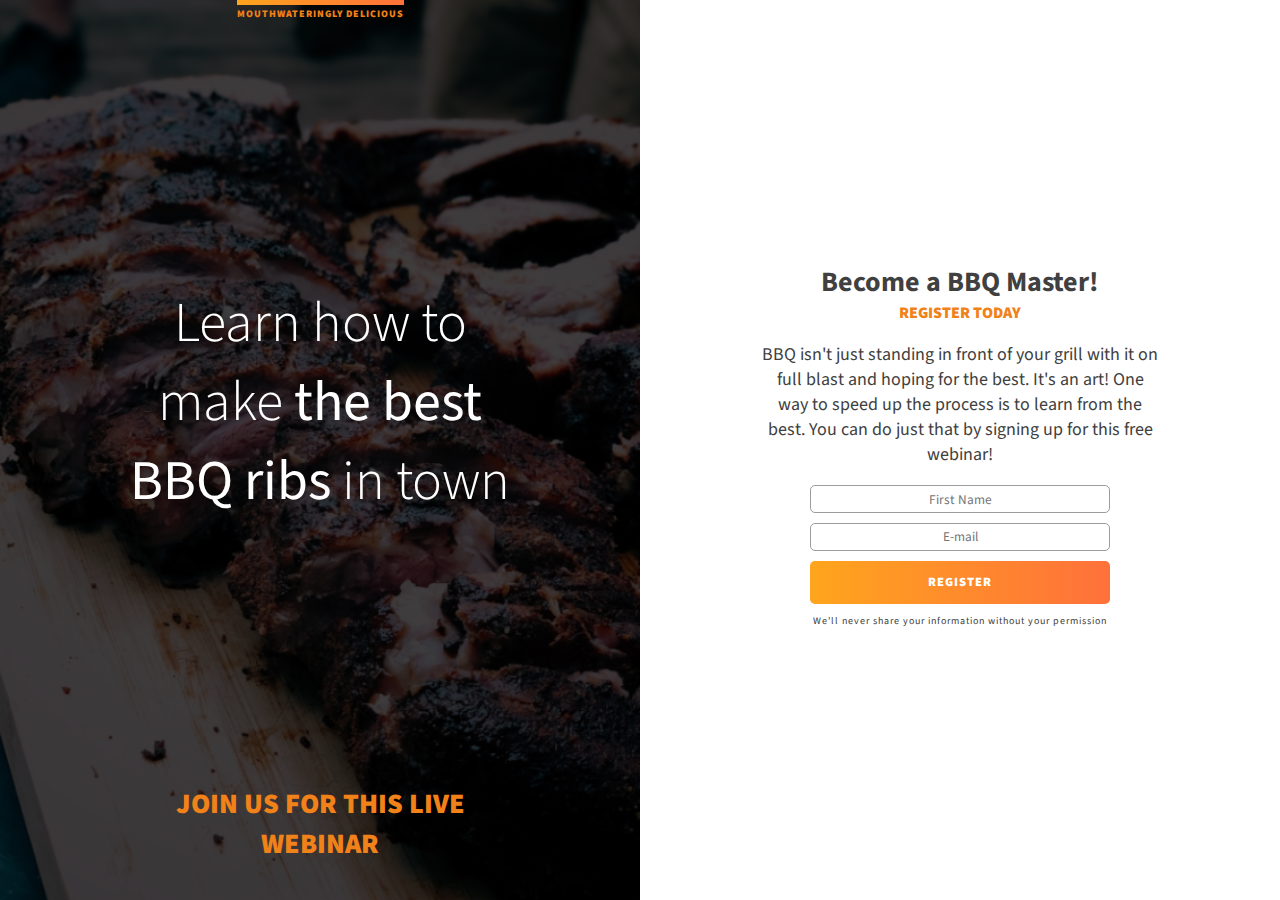
<file: bbq-splash/index.html>
<!DOCTYPE html>
<html lang="en">
  <head>
    <meta charset="UTF-8" />
    <meta name="viewport" content="width=device-width, initial-scale=1.0" />
    <title>Become a BBQ Master!</title>
    <link rel="stylesheet" href="/bbq-splash/style.css" />
    <link
      href="https://fonts.googleapis.com/css?family=Source+Sans+Pro:300,400,900&display=swap"
      rel="stylesheet"
    />
  </head>
  <body>
    <div class="big">
      <div class="container container-big">
        <h1>Learn how to make <strong>the best BBQ ribs</strong> in town</h1>
        <p>Join us for this live webinar</p>
        <p class="top-text">Mouthwateringly delicious</p>
      </div>
    </div>
    <div class="reg">
      <div class="container">
        <h2>Become a BBQ Master!</h2>
        <p>Register Today</p>
        <p>
          BBQ isn't just standing in front of your grill with it on full blast
          and hoping for the best. It's an art! One way to speed up the process
          is to learn from the best. You can do just that by signing up for this
          free webinar!
        </p>
        <form class="reg-form" action="#" method="POST">
          <input type="text" id="text" required placeholder="First Name" />
          <input type="email" id="email" required placeholder="E-mail" />
          <button class="btn btn-primary" type="submit">Register</button>
        </form>
        <p class="final-message">
          We'll never share your information without your permission
        </p>
      </div>
    </div>
  </body>
</html>
</file>
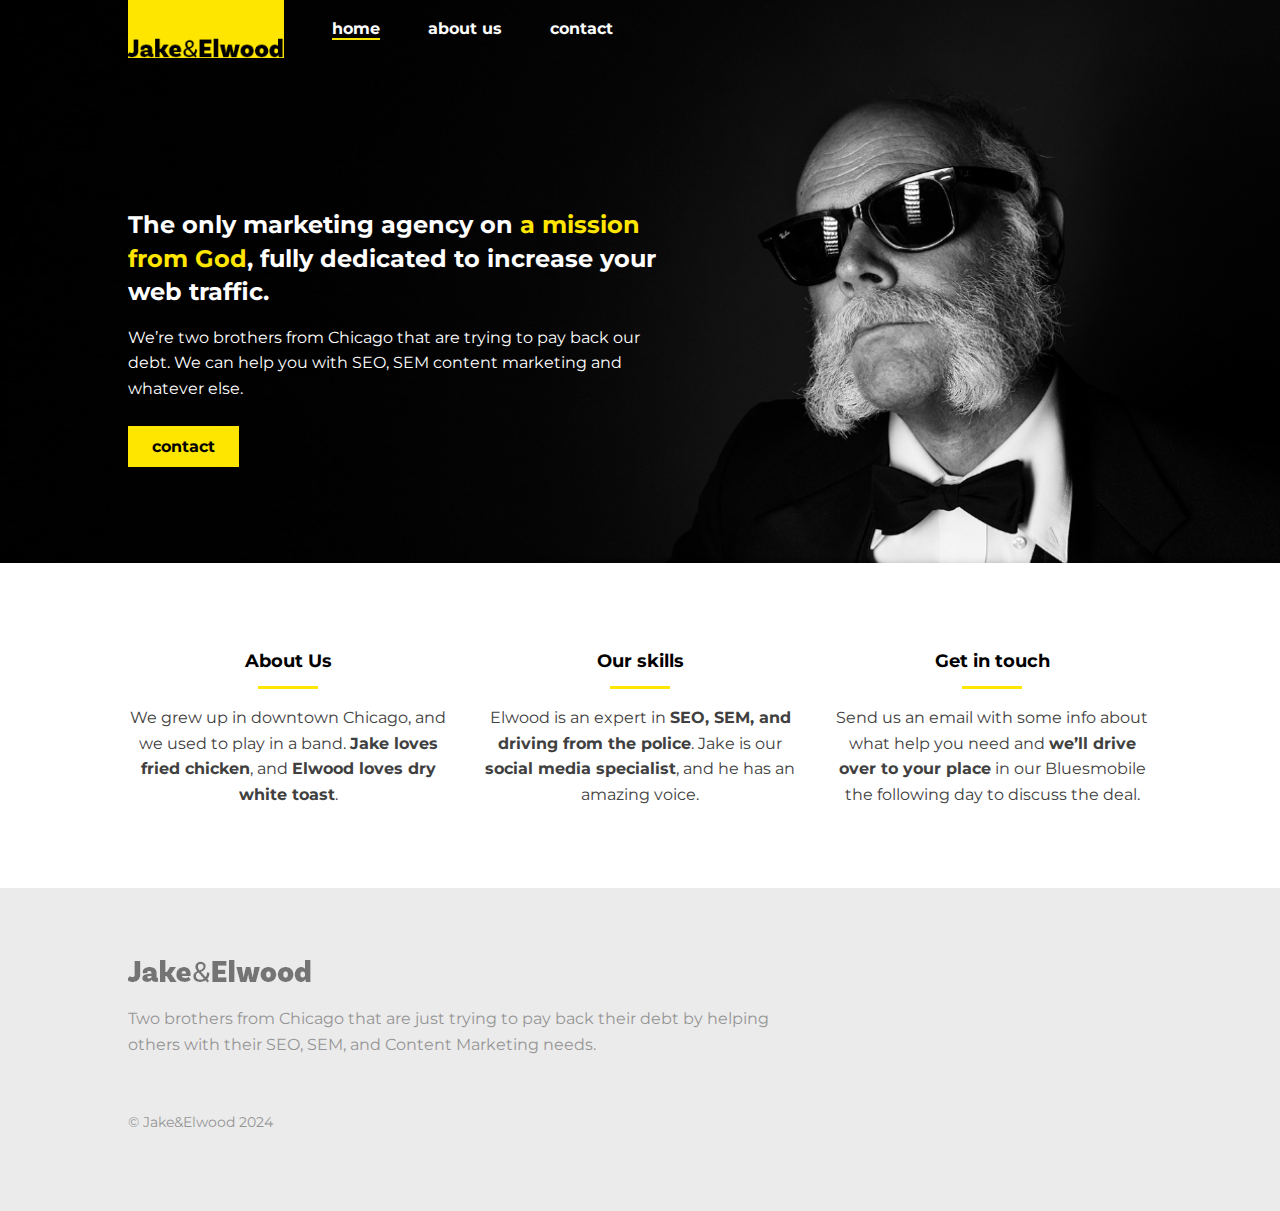
<file: jake-and-elwood/index.html>
<!DOCTYPE html>
<html lang="en">
  <head>
    <meta charset="UTF-8" />
    <meta name="viewport" content="width=device-width, initial-scale=1.0" />
    <title>Jake & Elwood</title>
    <link rel="stylesheet" href="/jake-and-elwood/style.css" />
    <link
      href="https://fonts.googleapis.com/css?family=Montserrat:400,700&display=swap"
      rel="stylesheet"
    />
    <link
      rel="stylesheet"
      href="https://cdnjs.cloudflare.com/ajax/libs/font-awesome/6.6.0/css/all.min.css"
      integrity="sha512-Kc323vGBEqzTmouAECnVceyQqyqdsSiqLQISBL29aUW4U/M7pSPA/gEUZQqv1cwx4OnYxTxve5UMg5GT6L4JJg=="
      crossorigin="anonymous"
      referrerpolicy="no-referrer"
    />
  </head>
  <body>
    <header class="header header-home main-grid">
      <div class="header-content">
        <a href="/jake-and-elwood/index.html" class="logo-link">
          <img
            src="/jake-and-elwood/img/logo.png"
            alt="logo of the site"
            class="logo logo-home"
          />
        </a>

        <button aria-label="open navigation" class="open-btn">&#9776;</button>

        <nav class="navbar">
          <button aria-label="closing navigation" class="close-btn">
            &times;
          </button>
          <ul class="nav-list">
            <li class="nav-item">
              <a href="/jake-and-elwood/index.html" class="nav-link current"
                >home</a
              >
            </li>
            <li class="nav-item">
              <a href="/jake-and-elwood/about.html" class="nav-link"
                >about us</a
              >
            </li>
            <li class="nav-item">
              <a href="/jake-and-elwood/contact.html" class="nav-link"
                >contact</a
              >
            </li>
          </ul>
        </nav>
      </div>
    </header>

    <main>
      <section class="hero main-grid">
        <h1 class="hero-title">
          The only marketing agency on
          <span class="accent-color">a mission from God</span>, fully dedicated
          to increase your web traffic.
        </h1>
        <p class="hero-p">
          We’re two brothers from Chicago that are trying to pay back our debt.
          We can help you with SEO, SEM content marketing and whatever else.
        </p>
        <a href="#" class="btn btn-primary">contact</a>
      </section>

      <section class="info main-grid">
        <div class="col">
          <h2 class="section-title section-title-center">About Us</h2>
          <p>
            We grew up in downtown Chicago, and we used to play in a band.
            <strong>Jake loves fried chicken</strong>, and
            <strong>Elwood loves dry white toast</strong>.
          </p>
        </div>
        <div class="col">
          <h2 class="section-title section-title-center">Our skills</h2>
          <p>
            Elwood is an expert in
            <strong>SEO, SEM, and driving from the police</strong>. Jake is our
            <strong>social media specialist</strong>, and he has an amazing
            voice.
          </p>
        </div>
        <div class="col">
          <h2 class="section-title section-title-center">Get in touch</h2>
          <p>
            Send us an email with some info about what help you need and
            <strong>we’ll drive over to your place</strong> in our Bluesmobile
            the following day to discuss the deal.
          </p>
        </div>
      </section>
    </main>

    <footer class="footer main-grid">
      <div class="footer-main">
        <img
          src="/jake-and-elwood/img/logo.png"
          alt="logo of the footer"
          class="footer-logo"
        />
        <p class="footer-text">
          Two brothers from Chicago that are just trying to pay back their debt
          by helping others with their SEO, SEM, and Content Marketing needs.
        </p>
        <p class="footer-fineprint">© Jake&Elwood 2024</p>
      </div>
      <ul class="footer-list">
        <li class="social-item">
          <a href="#" class="social-link"
            ><i class="fa-brands fa-facebook"></i
          ></a>
        </li>
        <li class="social-item">
          <a href="#" class="social-link"
            ><i class="fa-brands fa-x-twitter"></i
          ></a>
        </li>
        <li class="social-item">
          <a href="#" class="social-link"
            ><i class="fa-brands fa-instagram"></i
          ></a>
        </li>
      </ul>
    </footer>

    <script src="/jake-and-elwood/script.js"></script>
  </body>
</html>
</file>
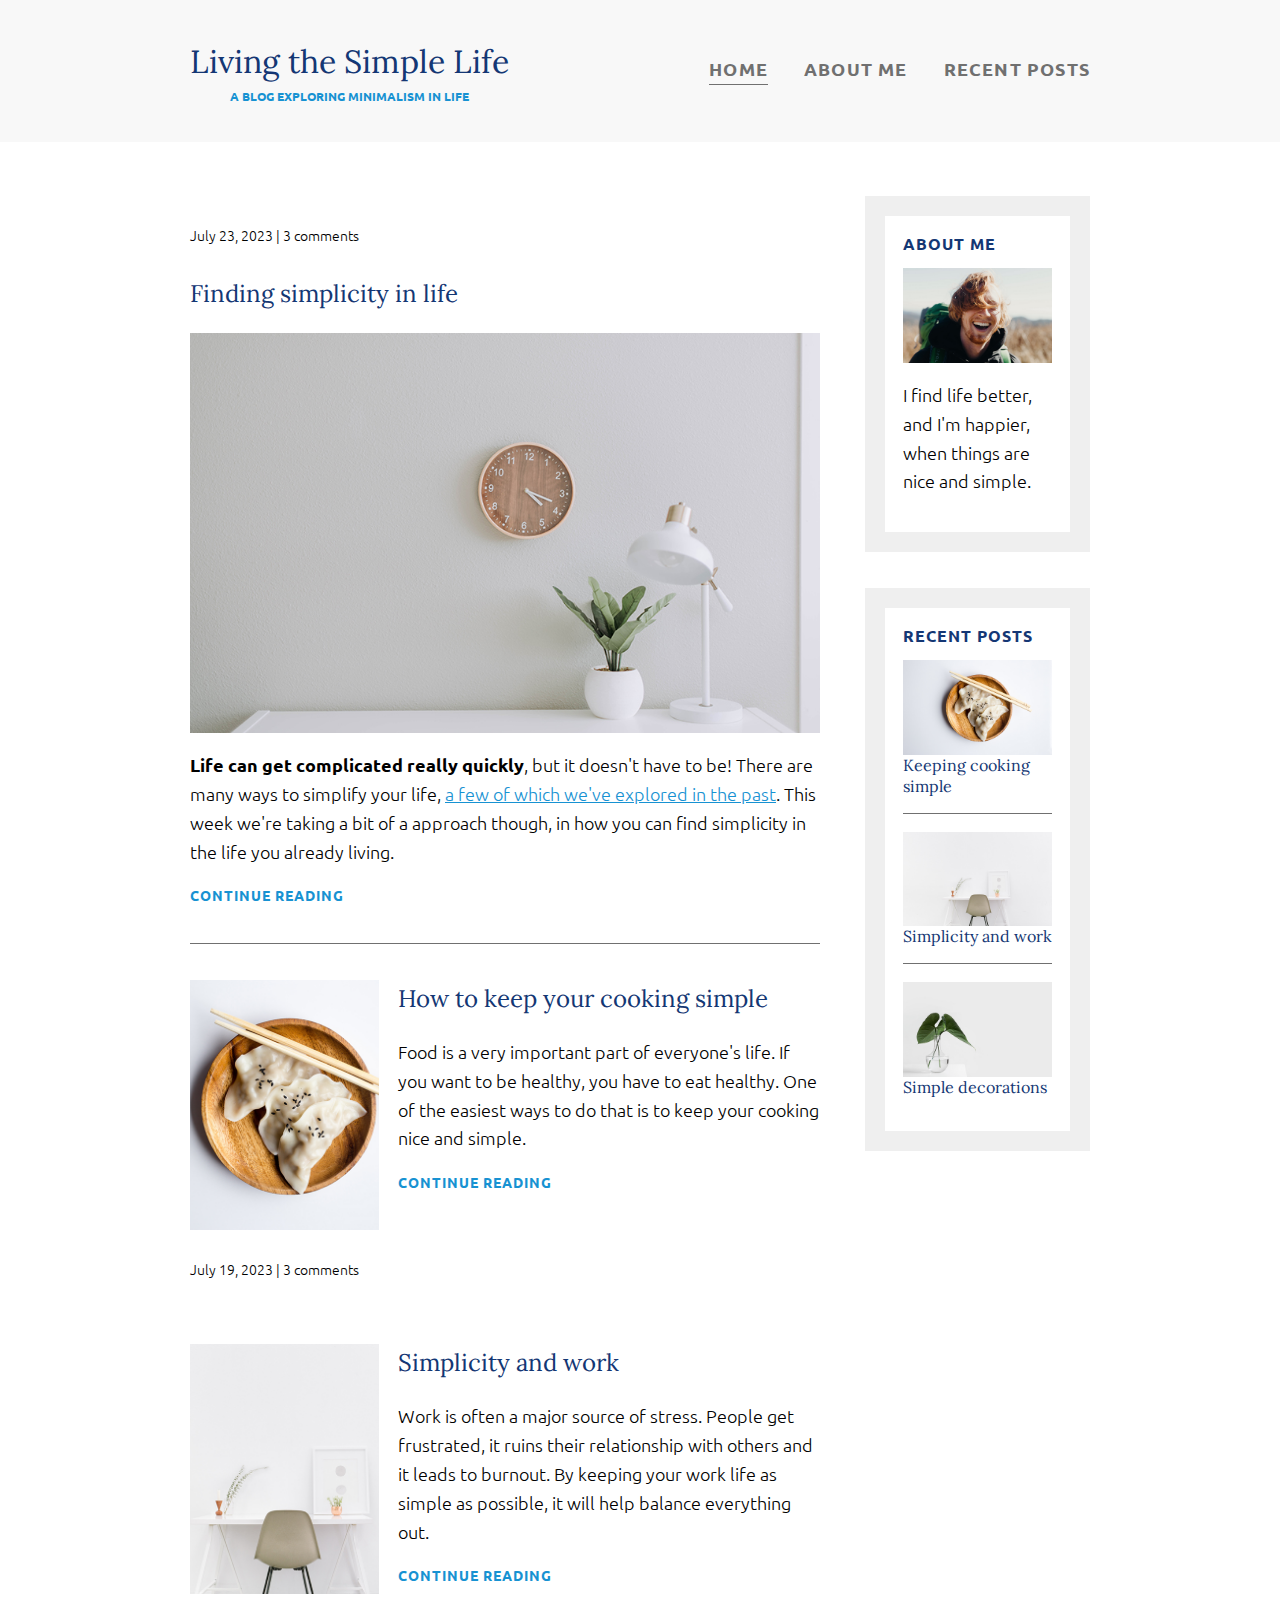
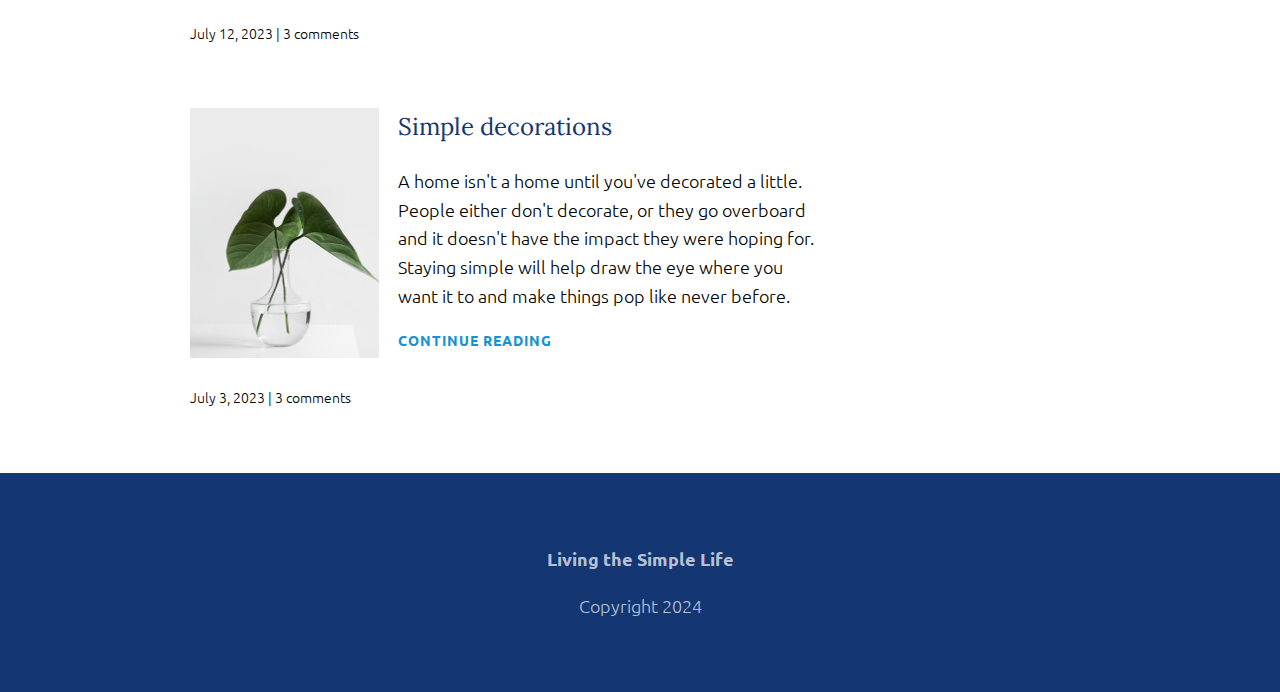
<file: living-the-simple-life/index.html>
<html>
  <head>
    <meta charset="UTF-8" />
    <meta name="viewport" content="width=device-width, initial-scale=1.0" />
    <title>Living the Simple Life</title>
    <link
      href="https://fonts.googleapis.com/css?family=Lora|Ubuntu:300,400,700&display=swap"
      rel="stylesheet"
    />
    <link rel="stylesheet" href="/living-the-simple-life/css/style.css" />
  </head>
  <body>
    <header>
      <div class="container container-flex">
        <div class="site-title">
          <h1>Living the Simple Life</h1>
          <p class="subtitle">A blog exploring minimalism in life</p>
        </div>
        <nav>
          <ul>
            <li>
              <a class="current-page" href="/living-the-simple-life/index.html"
                >Home</a
              >
            </li>
            <li>
              <a href="/living-the-simple-life/about-me.html">About me</a>
            </li>
            <li>
              <a href="/living-the-simple-life/recent-posts.html"
                >Recent posts</a
              >
            </li>
          </ul>
        </nav>
      </div>
    </header>
    <div class="container container-flex">
      <main>
        <article class="article-featured">
          <h2 class="article-title">Finding simplicity in life</h2>
          <img
            src="/living-the-simple-life/img/life.jpg"
            alt=""
            class="article-img"
          />
          <p class="article-info">July 23, 2023 | 3 comments</p>
          <p class="article-text">
            <strong>Life can get complicated really quickly</strong>, but it
            doesn't have to be! There are many ways to simplify your life,
            <a href="#">a few of which we've explored in the past</a>. This week
            we're taking a bit of a approach though, in how you can find
            simplicity in the life you already living.
          </p>
          <a href="#" class="article-read-more">CONTINUE READING</a>
        </article>
        <article class="article-recent">
          <div class="article-recent-main">
            <h2 class="article-title">How to keep your cooking simple</h2>
            <p class="article-text">
              Food is a very important part of everyone's life. If you want to
              be healthy, you have to eat healthy. One of the easiest ways to do
              that is to keep your cooking nice and simple.
            </p>
            <a href="#" class="article-read-more">CONTINUE READING</a>
          </div>
          <div class="article-recent-secondary">
            <img
              src="/living-the-simple-life/img/food.jpg"
              alt=""
              class="article-img"
            />
            <p class="article-info">July 19, 2023 | 3 comments</p>
          </div>
        </article>
        <article class="article-recent">
          <div class="article-recent-main">
            <h2 class="article-title">Simplicity and work</h2>
            <p class="article-text">
              Work is often a major source of stress. People get frustrated, it
              ruins their relationship with others and it leads to burnout. By
              keeping your work life as simple as possible, it will help balance
              everything out.
            </p>
            <a href="#" class="article-read-more">CONTINUE READING</a>
          </div>
          <div class="article-recent-secondary">
            <img
              src="/living-the-simple-life/img/work.jpg"
              alt=""
              class="article-img"
            />
            <p class="article-info">July 12, 2023 | 3 comments</p>
          </div>
        </article>
        <article class="article-recent">
          <div class="article-recent-main">
            <h2 class="article-title">Simple decorations</h2>
            <p class="article-text">
              A home isn't a home until you've decorated a little. People either
              don't decorate, or they go overboard and it doesn't have the
              impact they were hoping for. Staying simple will help draw the eye
              where you want it to and make things pop like never before.
            </p>
            <a href="#" class="article-read-more">CONTINUE READING</a>
          </div>
          <div class="article-recent-secondary">
            <img
              src="/living-the-simple-life/img/deco.jpg"
              alt=""
              class="article-img"
            />
            <p class="article-info">July 3, 2023 | 3 comments</p>
          </div>
        </article>
      </main>

      <aside class="sidebar">
        <div class="sidebar-widget">
          <h2 class="widget-title">About me</h2>
          <img
            src="/living-the-simple-life/img/about-me.jpg"
            alt=""
            class="widget-img"
          />
          <p class="widget-text">
            I find life better, and I'm happier, when things are nice and
            simple.
          </p>
        </div>

        <div class="sidebar-widget">
          <h2 class="widget-title">Recent posts</h2>

          <div class="widget-recent-post">
            <h3 class="widget-recent-post-title">Keeping cooking simple</h3>
            <img
              src="/living-the-simple-life/img/food.jpg"
              alt=""
              class="widget-img"
            />
          </div>

          <div class="widget-recent-post">
            <h3 class="widget-recent-post-title">Simplicity and work</h3>
            <img
              src="/living-the-simple-life/img/work.jpg"
              alt=""
              class="widget-img"
            />
          </div>

          <div class="widget-recent-post">
            <h3 class="widget-recent-post-title">Simple decorations</h3>
            <img
              src="/living-the-simple-life/img/deco.jpg"
              alt=""
              class="widget-img"
            />
          </div>
        </div>
      </aside>
    </div>
    <footer>
      <p><strong>Living the Simple Life</strong></p>
      <p>Copyright 2024</p>
    </footer>
  </body>
</html>
</file>
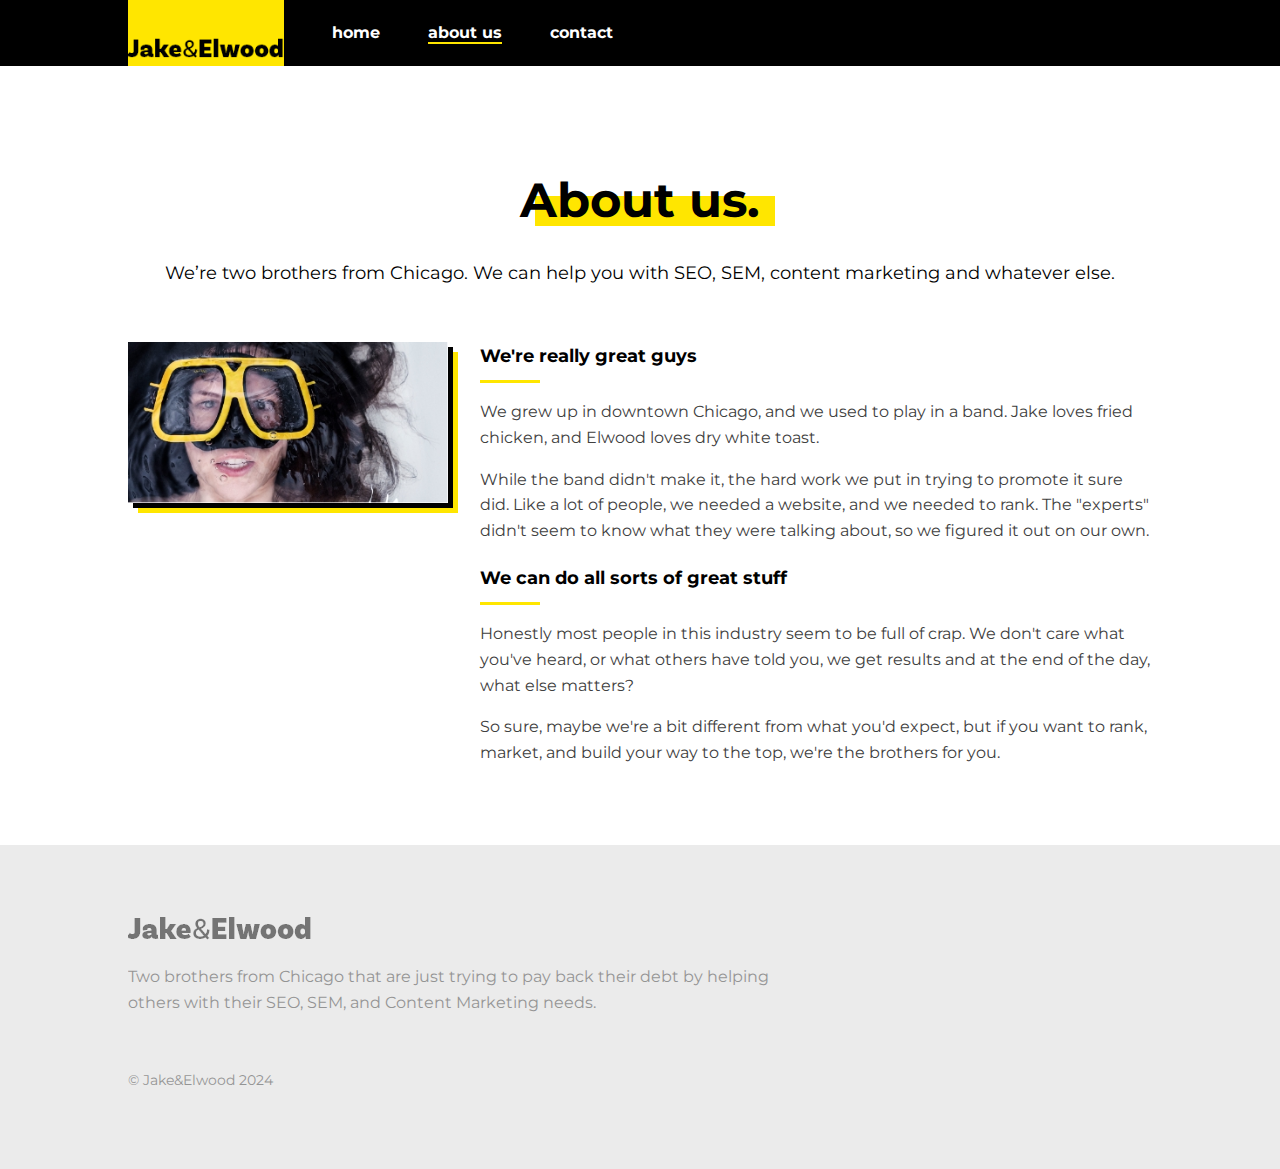
<file: jake-and-elwood/about.html>
<!DOCTYPE html>
<html lang="en">
  <head>
    <meta charset="UTF-8" />
    <meta name="viewport" content="width=device-width, initial-scale=1.0" />
    <title>Jake & Elwood</title>
    <link rel="stylesheet" href="/jake-and-elwood/style.css" />
    <link
      href="https://fonts.googleapis.com/css?family=Montserrat:400,700&display=swap"
      rel="stylesheet"
    />
    <link
      rel="stylesheet"
      href="https://cdnjs.cloudflare.com/ajax/libs/font-awesome/6.6.0/css/all.min.css"
      integrity="sha512-Kc323vGBEqzTmouAECnVceyQqyqdsSiqLQISBL29aUW4U/M7pSPA/gEUZQqv1cwx4OnYxTxve5UMg5GT6L4JJg=="
      crossorigin="anonymous"
      referrerpolicy="no-referrer"
    />
  </head>
  <body>
    <header class="header main-grid">
      <div class="header-content">
        <a href="/jake-and-elwood/index.html" class="logo-link">
          <img
            src="/jake-and-elwood/img/logo.png"
            alt="logo of the site"
            class="logo"
          />
        </a>

        <button aria-label="open navigation" class="open-btn">&#9776;</button>

        <nav class="navbar">
          <button aria-label="closing navigation" class="close-btn">
            &times;
          </button>
          <ul class="nav-list">
            <li class="nav-item">
              <a href="/jake-and-elwood/index.html" class="nav-link">home</a>
            </li>
            <li class="nav-item">
              <a href="/jake-and-elwood/about.html" class="nav-link current"
                >about us</a
              >
            </li>
            <li class="nav-item">
              <a href="/jake-and-elwood/contact.html" class="nav-link"
                >contact</a
              >
            </li>
          </ul>
        </nav>
      </div>
    </header>

    <main class="main-template main-grid">
      <h1 class="page-title">About us.</h1>
      <p class="subtitle">
        We’re two brothers from Chicago. We can help you with SEO, SEM, content
        marketing and whatever else.
      </p>
      <img
        src="/jake-and-elwood/img/about-me.jpg"
        alt="a man wearing goggles"
        class="main-image"
      />
      <div class="main-text">
        <h2 class="section-title">We're really great guys</h2>
        <p>
          We grew up in downtown Chicago, and we used to play in a band. Jake
          loves fried chicken, and Elwood loves dry white toast.
        </p>
        <p>
          While the band didn't make it, the hard work we put in trying to
          promote it sure did. Like a lot of people, we needed a website, and we
          needed to rank. The "experts" didn't seem to know what they were
          talking about, so we figured it out on our own.
        </p>
        <h2 class="section-title">We can do all sorts of great stuff</h2>
        <p>
          Honestly most people in this industry seem to be full of crap. We
          don't care what you've heard, or what others have told you, we get
          results and at the end of the day, what else matters?
        </p>
        <p>
          So sure, maybe we're a bit different from what you'd expect, but if
          you want to rank, market, and build your way to the top, we're the
          brothers for you.
        </p>
      </div>
    </main>

    <footer class="footer main-grid">
      <div class="footer-main">
        <img
          src="/jake-and-elwood/img/logo.png"
          alt="logo of the footer"
          class="footer-logo"
        />
        <p class="footer-text">
          Two brothers from Chicago that are just trying to pay back their debt
          by helping others with their SEO, SEM, and Content Marketing needs.
        </p>
        <p class="footer-fineprint">© Jake&Elwood 2024</p>
      </div>
      <ul class="footer-list">
        <li class="social-item">
          <a href="#" class="social-link"
            ><i class="fa-brands fa-facebook"></i
          ></a>
        </li>
        <li class="social-item">
          <a href="#" class="social-link"
            ><i class="fa-brands fa-x-twitter"></i
          ></a>
        </li>
        <li class="social-item">
          <a href="#" class="social-link"
            ><i class="fa-brands fa-instagram"></i
          ></a>
        </li>
      </ul>
    </footer>

    <script src="/jake-and-elwood/script.js"></script>
  </body>
</html>
</file>
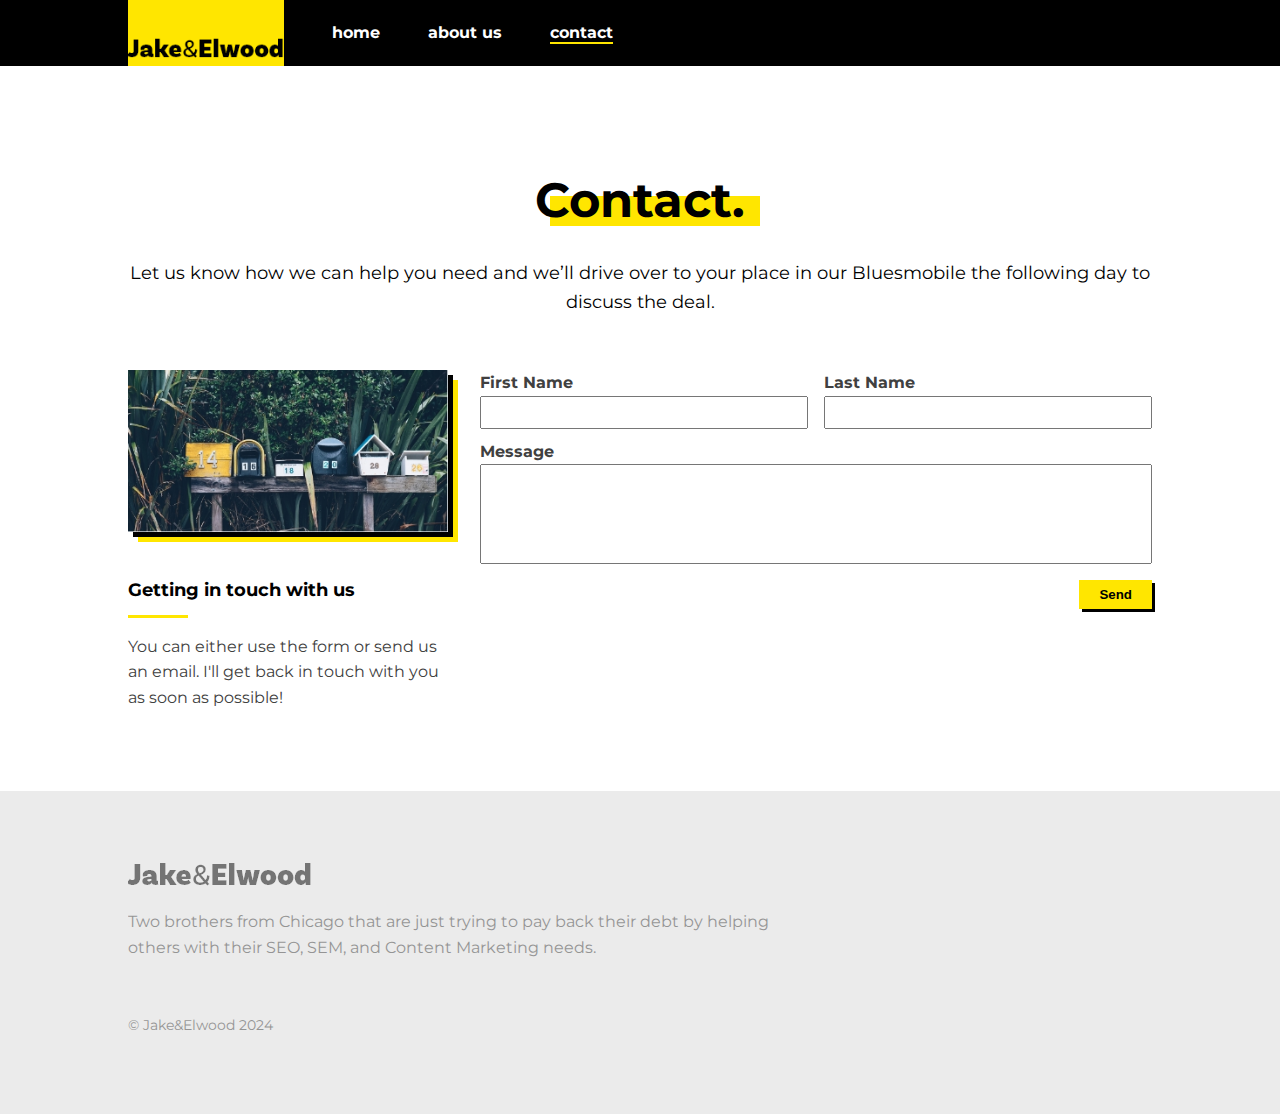
<file: jake-and-elwood/contact.html>
<!DOCTYPE html>
<html lang="en">
  <head>
    <meta charset="UTF-8" />
    <meta name="viewport" content="width=device-width, initial-scale=1.0" />
    <title>Jake & Elwood</title>
    <link rel="stylesheet" href="/jake-and-elwood/style.css" />
    <link
      href="https://fonts.googleapis.com/css?family=Montserrat:400,700&display=swap"
      rel="stylesheet"
    />
    <link
      rel="stylesheet"
      href="https://cdnjs.cloudflare.com/ajax/libs/font-awesome/6.6.0/css/all.min.css"
      integrity="sha512-Kc323vGBEqzTmouAECnVceyQqyqdsSiqLQISBL29aUW4U/M7pSPA/gEUZQqv1cwx4OnYxTxve5UMg5GT6L4JJg=="
      crossorigin="anonymous"
      referrerpolicy="no-referrer"
    />
  </head>
  <body>
    <header class="header main-grid">
      <div class="header-content">
        <a href="/jake-and-elwood/index.html" class="logo-link">
          <img
            src="/jake-and-elwood/img/logo.png"
            alt="logo of the site"
            class="logo"
          />
        </a>

        <button aria-label="open navigation" class="open-btn">&#9776;</button>

        <nav class="navbar">
          <button aria-label="closing navigation" class="close-btn">
            &times;
          </button>
          <ul class="nav-list">
            <li class="nav-item">
              <a href="/jake-and-elwood/index.html" class="nav-link">home</a>
            </li>
            <li class="nav-item">
              <a href="/jake-and-elwood/about.html" class="nav-link"
                >about us</a
              >
            </li>
            <li class="nav-item">
              <a href="/jake-and-elwood/contact.html" class="nav-link current"
                >contact</a
              >
            </li>
          </ul>
        </nav>
      </div>
    </header>

    <main class="main-template main-grid">
      <h1 class="page-title">Contact.</h1>
      <p class="subtitle">
        Let us know how we can help you need and we’ll drive over to your place
        in our Bluesmobile the following day to discuss the deal.
      </p>
      <img
        src="/jake-and-elwood/img/contact.jpg"
        alt="a bunch of mailboxes"
        class="main-image"
      />
      <div class="secondary-text">
        <h2 class="section-title">Getting in touch with us</h2>
        <p>
          You can either use the form or send us an email. I'll get back in
          touch with you as soon as possible!
        </p>
      </div>
      <div class="main-text">
        <form class="contact-form" action="#" method="POST">
          <label class="fname-label" for="fname">First Name</label>
          <input class="fname-input" id="fname" type="text" />

          <label class="lname-label" for="lname">Last Name</label>
          <input class="lname-input" id="lname" type="text" />

          <label class="message-label" for="message">Message</label>
          <textarea class="message-textarea" id="message"></textarea>

          <button class="btn btn-primary btn-form" type="submit">Send</button>
        </form>
      </div>
    </main>

    <footer class="footer main-grid">
      <div class="footer-main">
        <img
          src="/jake-and-elwood/img/logo.png"
          alt="logo of the footer"
          class="footer-logo"
        />
        <p class="footer-text">
          Two brothers from Chicago that are just trying to pay back their debt
          by helping others with their SEO, SEM, and Content Marketing needs.
        </p>
        <p class="footer-fineprint">© Jake&Elwood 2024</p>
      </div>
      <ul class="footer-list">
        <li class="social-item">
          <a href="#" class="social-link"
            ><i class="fa-brands fa-facebook"></i
          ></a>
        </li>
        <li class="social-item">
          <a href="#" class="social-link"
            ><i class="fa-brands fa-x-twitter"></i
          ></a>
        </li>
        <li class="social-item">
          <a href="#" class="social-link"
            ><i class="fa-brands fa-instagram"></i
          ></a>
        </li>
      </ul>
    </footer>

    <script src="/jake-and-elwood/script.js"></script>
  </body>
</html>
</file>
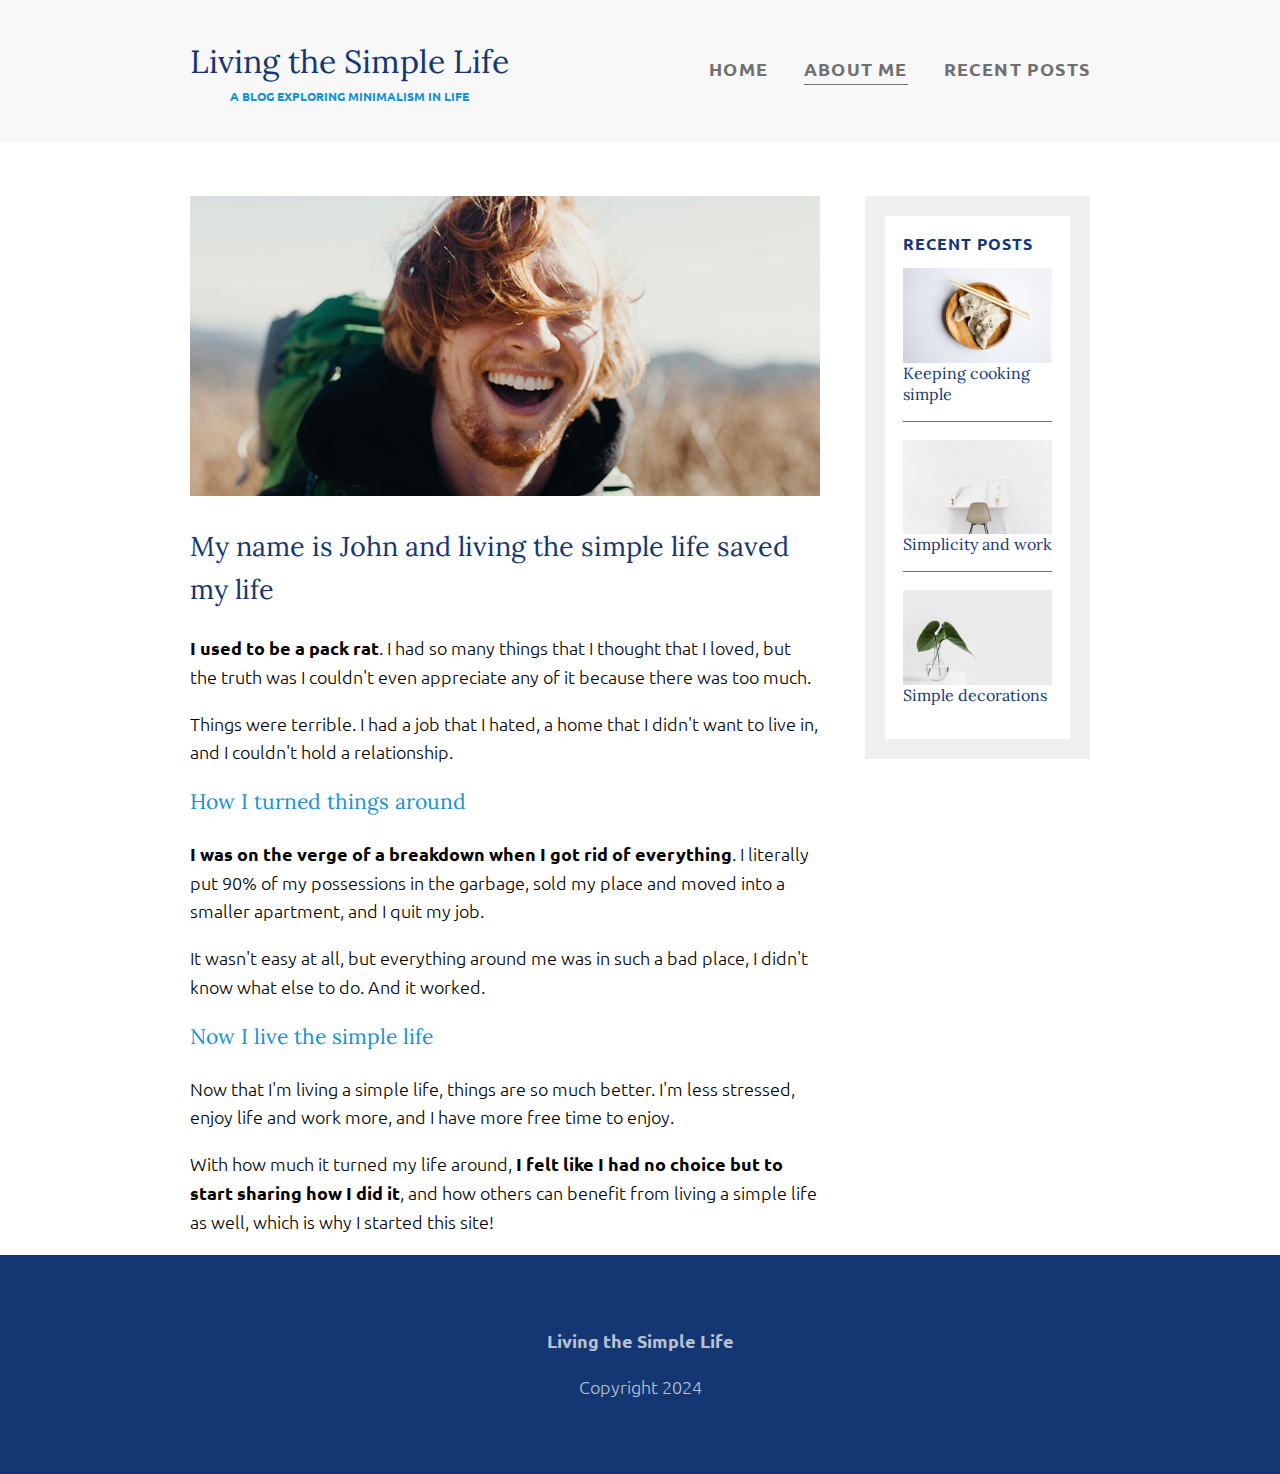
<file: living-the-simple-life/about-me.html>
<html>
  <head>
    <meta charset="UTF-8" />
    <meta name="viewport" content="width=device-width, initial-scale=1.0" />
    <title>Living the Simple Life</title>
    <link
      href="https://fonts.googleapis.com/css?family=Lora|Ubuntu:300,400,700&display=swap"
      rel="stylesheet"
    />
    <link rel="stylesheet" href="/living-the-simple-life/css/style.css" />
  </head>
  <body>
    <header>
      <div class="container container-flex">
        <div class="site-title">
          <h1>Living the Simple Life</h1>
          <p class="subtitle">A blog exploring minimalism in life</p>
        </div>
        <nav>
          <ul>
            <li><a href="/living-the-simple-life/index.html">Home</a></li>
            <li>
              <a
                class="current-page"
                href="/living-the-simple-life/about-me.html"
                >About me</a
              >
            </li>
            <li>
              <a href="/living-the-simple-life/recent-posts.html"
                >Recent posts</a
              >
            </li>
          </ul>
        </nav>
      </div>
    </header>
    <div class="container container-flex">
      <main>
        <img
          src="/living-the-simple-life/img/about-me.jpg"
          class="image-full"
        />
        <h2>My name is John and living the simple life saved my life</h2>

        <p>
          <strong>I used to be a pack rat</strong>. I had so many things that I
          thought that I loved, but the truth was I couldn't even appreciate any
          of it because there was too much.
        </p>
        <p>
          Things were terrible. I had a job that I hated, a home that I didn't
          want to live in, and I couldn't hold a relationship.
        </p>

        <h3>How I turned things around</h3>
        <p>
          <strong
            >I was on the verge of a breakdown when I got rid of
            everything</strong
          >. I literally put 90% of my possessions in the garbage, sold my place
          and moved into a smaller apartment, and I quit my job.
        </p>
        <p>
          It wasn't easy at all, but everything around me was in such a bad
          place, I didn't know what else to do. And it worked.
        </p>

        <h3>Now I live the simple life</h3>
        <p>
          Now that I'm living a simple life, things are so much better. I'm less
          stressed, enjoy life and work more, and I have more free time to
          enjoy.
        </p>
        <p>
          With how much it turned my life around,
          <strong
            >I felt like I had no choice but to start sharing how I did
            it</strong
          >, and how others can benefit from living a simple life as well, which
          is why I started this site!
        </p>
      </main>

      <aside class="sidebar">
        <div class="sidebar-widget">
          <h2 class="widget-title">Recent posts</h2>

          <div class="widget-recent-post">
            <h3 class="widget-recent-post-title">Keeping cooking simple</h3>
            <img
              src="/living-the-simple-life/img/food.jpg"
              alt=""
              class="widget-img"
            />
          </div>

          <div class="widget-recent-post">
            <h3 class="widget-recent-post-title">Simplicity and work</h3>
            <img
              src="/living-the-simple-life/img/work.jpg"
              alt=""
              class="widget-img"
            />
          </div>

          <div class="widget-recent-post">
            <h3 class="widget-recent-post-title">Simple decorations</h3>
            <img
              src="/living-the-simple-life/img/deco.jpg"
              alt=""
              class="widget-img"
            />
          </div>
        </div>
      </aside>
    </div>
    <footer>
      <p><strong>Living the Simple Life</strong></p>
      <p>Copyright 2024</p>
    </footer>
  </body>
</html>
</file>
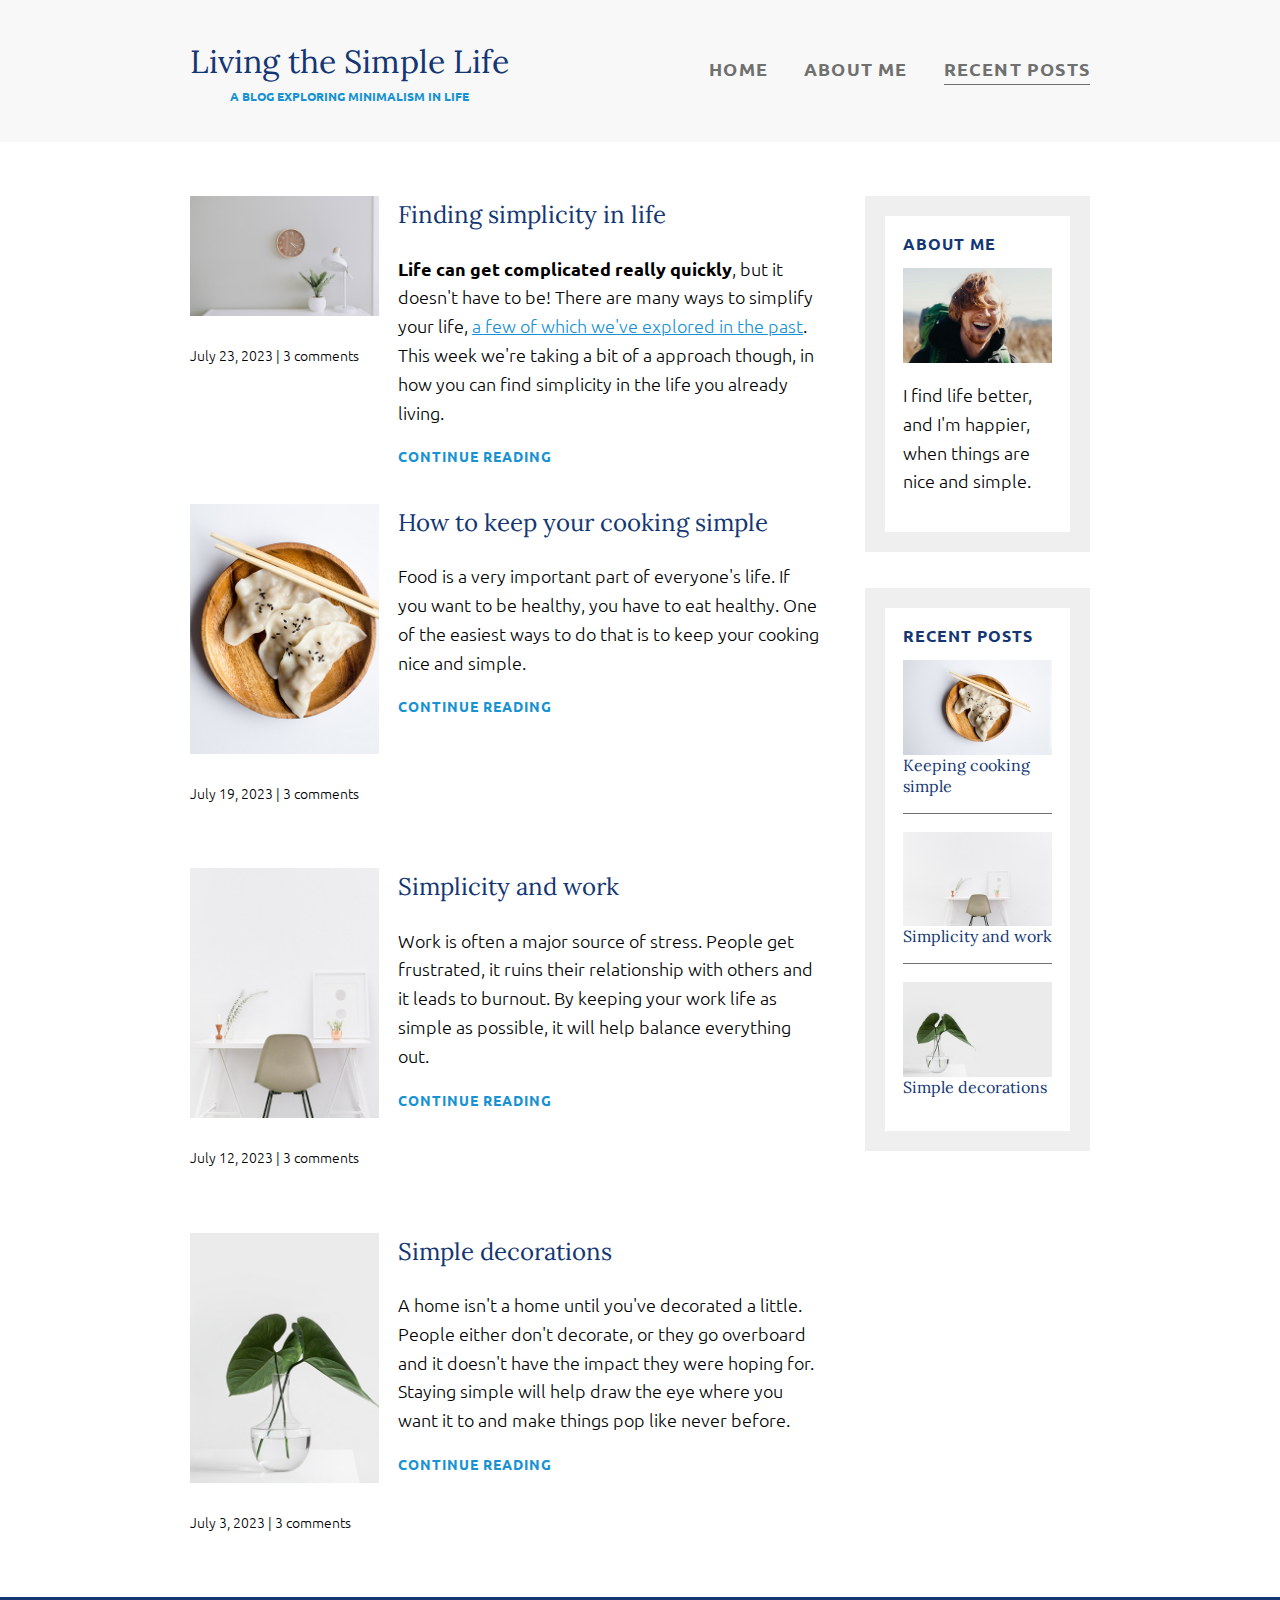
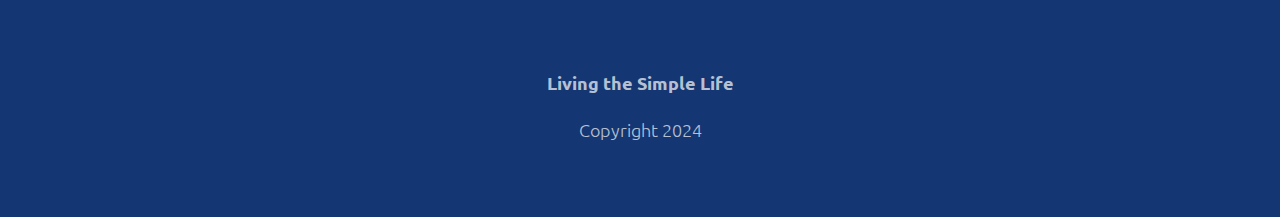
<file: living-the-simple-life/recent-posts.html>
<html>
  <head>
    <meta charset="UTF-8" />
    <meta name="viewport" content="width=device-width, initial-scale=1.0" />
    <title>Living the Simple Life</title>
    <link
      href="https://fonts.googleapis.com/css?family=Lora|Ubuntu:300,400,700&display=swap"
      rel="stylesheet"
    />
    <link rel="stylesheet" href="/living-the-simple-life/css/style.css" />
  </head>
  <body>
    <header>
      <div class="container container-flex">
        <div class="site-title">
          <h1>Living the Simple Life</h1>
          <p class="subtitle">A blog exploring minimalism in life</p>
        </div>
        <nav>
          <ul>
            <li><a href="/living-the-simple-life/index.html">Home</a></li>
            <li>
              <a href="/living-the-simple-life/about-me.html">About me</a>
            </li>
            <li>
              <a
                class="current-page"
                href="/living-the-simple-life/recent-posts.html"
                >Recent posts</a
              >
            </li>
          </ul>
        </nav>
      </div>
    </header>
    <div class="container container-flex">
      <main>
        <article class="article-recent">
          <div class="article-recent-main">
            <h2 class="article-title">Finding simplicity in life</h2>
            <p class="article-body">
              <strong>Life can get complicated really quickly</strong>, but it
              doesn't have to be! There are many ways to simplify your life,
              <a href="#">a few of which we've explored in the past</a>. This
              week we're taking a bit of a approach though, in how you can find
              simplicity in the life you already living.
            </p>
            <a href="#" class="article-read-more">CONTINUE READING</a>
          </div>
          <div class="article-recent-secondary">
            <img
              src="/living-the-simple-life/img/life.jpg"
              alt="simple white desk on a white wall with a plant on the far right side"
              class="article-image"
            />
            <p class="article-info">July 23, 2023 | 3 comments</p>
          </div>
        </article>

        <article class="article-recent">
          <div class="article-recent-main">
            <h2 class="article-title">How to keep your cooking simple</h2>
            <p class="article-text">
              Food is a very important part of everyone's life. If you want to
              be healthy, you have to eat healthy. One of the easiest ways to do
              that is to keep your cooking nice and simple.
            </p>
            <a href="#" class="article-read-more">CONTINUE READING</a>
          </div>
          <div class="article-recent-secondary">
            <img
              src="/living-the-simple-life/img/food.jpg"
              alt=""
              class="article-img"
            />
            <p class="article-info">July 19, 2023 | 3 comments</p>
          </div>
        </article>
        <article class="article-recent">
          <div class="article-recent-main">
            <h2 class="article-title">Simplicity and work</h2>
            <p class="article-text">
              Work is often a major source of stress. People get frustrated, it
              ruins their relationship with others and it leads to burnout. By
              keeping your work life as simple as possible, it will help balance
              everything out.
            </p>
            <a href="#" class="article-read-more">CONTINUE READING</a>
          </div>
          <div class="article-recent-secondary">
            <img
              src="/living-the-simple-life/img/work.jpg"
              alt=""
              class="article-img"
            />
            <p class="article-info">July 12, 2023 | 3 comments</p>
          </div>
        </article>
        <article class="article-recent">
          <div class="article-recent-main">
            <h2 class="article-title">Simple decorations</h2>
            <p class="article-text">
              A home isn't a home until you've decorated a little. People either
              don't decorate, or they go overboard and it doesn't have the
              impact they were hoping for. Staying simple will help draw the eye
              where you want it to and make things pop like never before.
            </p>
            <a href="#" class="article-read-more">CONTINUE READING</a>
          </div>
          <div class="article-recent-secondary">
            <img
              src="/living-the-simple-life/img/deco.jpg"
              alt=""
              class="article-img"
            />
            <p class="article-info">July 3, 2023 | 3 comments</p>
          </div>
        </article>
      </main>

      <aside class="sidebar">
        <div class="sidebar-widget">
          <h2 class="widget-title">About me</h2>
          <img
            src="/living-the-simple-life/img/about-me.jpg"
            alt=""
            class="widget-img"
          />
          <p class="widget-text">
            I find life better, and I'm happier, when things are nice and
            simple.
          </p>
        </div>

        <div class="sidebar-widget">
          <h2 class="widget-title">Recent posts</h2>

          <div class="widget-recent-post">
            <h3 class="widget-recent-post-title">Keeping cooking simple</h3>
            <img
              src="/living-the-simple-life/img/food.jpg"
              alt=""
              class="widget-img"
            />
          </div>

          <div class="widget-recent-post">
            <h3 class="widget-recent-post-title">Simplicity and work</h3>
            <img
              src="/living-the-simple-life/img/work.jpg"
              alt=""
              class="widget-img"
            />
          </div>

          <div class="widget-recent-post">
            <h3 class="widget-recent-post-title">Simple decorations</h3>
            <img
              src="/living-the-simple-life/img/deco.jpg"
              alt=""
              class="widget-img"
            />
          </div>
        </div>
      </aside>
    </div>
    <footer>
      <p><strong>Living the Simple Life</strong></p>
      <p>Copyright 2024</p>
    </footer>
  </body>
</html>
</file>
<file: bbq-splash/style.css>
* {
  box-sizing: border-box;
}

body {
  margin: 0;
  font-family: "Source Sans Pro", sans-serif;
  color: #404040;
  text-align: center;
}

/* Typography */

h1 {
  color: white;
  font-size: 2.25rem;
  font-weight: 300;
}

h1 + p {
  color: #f18119;
  font-weight: 900;
  font-size: 1.3125rem;
  text-transform: uppercase;
  margin: 0;
}

h2 {
  font-size: 1.3125rem;
  margin: 0;
}

h2 + p {
  font-size: 1rem;
  font-weight: 900;
  color: #f18119;
  text-transform: uppercase;
  margin-top: 0;
}

.top-text {
  margin: 0 auto;
  padding-top: 2px;
  font-size: 0.625rem;
  color: #f18119;
  font-weight: 900;
  text-transform: uppercase;
  letter-spacing: 1px;
  order: -1;
  border-top: 5px solid red;
  border-image: linear-gradient(to left, #ff713b, #ffa51d) 1;
}

.final-message {
  font-size: 0.625rem;
  letter-spacing: 1px;
}

/* Big Picture Part */

.big {
  background-color: #404040;
  background-image: url(/bbq-splash/img/ribs.jpg);
  background-blend-mode: multiply;
  background-size: cover;
  background-position: center;
  padding: 0 0.5em 2em;
}

/* I commented this way because it causes slight performance issues. */
/* .big > *,
.reg > * {
  max-width: 400px;
  margin-left: auto;  
  margin-right: auto;
} */

.container {
  max-width: 400px;
  margin: 0 auto;
}

.container-big {
  display: flex;
  flex-direction: column;
  justify-content: space-between;
  min-height: 50vh;
}

/* Reg Part */

.reg {
  padding: 2em 1em;
}

/* Form */

.reg-form {
  margin: 0 auto;
  width: 80%;
  max-width: 300px;
}

input,
.btn {
  width: 100%;
  font-family: inherit;
  border-radius: 5px;
}

input {
  margin-bottom: 0.75em;
  text-align: inherit;
  padding: 0.25em;
  border: 1px solid #9c9c9c;
  transition: transform 320ms;
}

input:hover,
input:focus {
  transform: scale(1.1);
}

.btn {
  display: inline-block;
  padding: 1em 1.5em;
  text-transform: uppercase;
  font-size: 0.7em;
  font-weight: 900;
  letter-spacing: 1px;
  border: 0;
  cursor: pointer;
}

.btn-primary {
  background-image: linear-gradient(to left, #ff713b, #ffa51d);
  color: white;
  transform: scale(1);
  transition: transform 320ms;
}

.btn-primary:hover,
.btn-primary:focus {
  transform: scale(1.1);
}
/* Media Query */

@media (min-width: 500px) {
  body {
    display: flex;
    font-size: 1.125rem;
  }

  .reg,
  .big {
    width: 50%;
    min-height: 100vh;
  }

  .reg {
    display: flex;
    flex-direction: column;
    justify-content: center;
  }

  .container-big {
    height: 100%;
  }

  h1 {
    font-size: 3.5rem;
  }

  h2,
  h1 + p {
    font-size: 1.75rem;
  }
}
</file>
<file: jake-and-elwood/style.css>
* {
  box-sizing: border-box;
}

body {
  margin: 0;
  font-family: "Montserrat", sans-serif;
  color: #404040;
  line-height: 1.6;
}

img {
  max-width: 100%;
}

/* Typography */

h1,
h2,
strong {
  font-weight: 700;
}

.accent-color {
  color: #ffe600;
}

.hero-title {
  font-size: 1.5rem;
  line-height: 1.4;
  margin-bottom: 0;
}

.section-title {
  font-size: 1.125rem;
  color: black;
  margin-top: 1.125em;
}

.main-text .section-title:first-child {
  margin-top: 0;
}

.section-title::after {
  content: "";
  display: block;
  width: 60px;
  height: 3px;
  background-color: #ffe600;
  margin-top: 10px;
}

.section-title-center::after {
  margin-left: auto;
  margin-right: auto;
}

.page-title {
  font-size: 3rem;
  margin-bottom: 0.5em;
  justify-self: center;
}

.page-title::after {
  content: "";
  display: block;
  width: 100%;
  height: 30px;
  background-color: #ffe600;
  margin-top: -43px;
  margin-left: 15px;
}

.subtitle {
  font-size: 1.125rem;
  margin: 0.5em 0 3em;
}

.btn {
  padding: 0.5em 1.5em;
  font-weight: 700;
  text-decoration: none;
  margin-top: 0.5em;
  border: 0;
  cursor: pointer;
}

.btn-primary {
  background-color: #ffe600;
  color: black;
  justify-self: start;
}

.btn-primary:hover,
.btn-primary:focus {
  background-color: #ffc400;
}

.btn-form {
  justify-self: end;
  box-shadow: 3px 3px black;
}

/* General Layout */

.main-grid {
  display: grid;
  grid-template-columns: minmax(1em, 1fr) minmax(0px, 500px) minmax(1em, 1fr);
  grid-column-gap: 2em;
}

@media (min-width: 600px) {
  .main-grid {
    grid-template-columns: minmax(1em, 1fr) repeat(3, minmax(150px, 320px)) minmax(
        1em,
        1fr
      );
  }
}

/* Hero */

.hero {
  background-image: url(./img/hero-bg.jpg);
  background-size: cover;
  background-position: center;
  color: white;
  padding: 8em 0 4em;
}

.hero > * {
  grid-column: 2 /-2;
}

@media (min-width: 400px) {
  .hero > * {
    margin-right: 20%;
  }
}

@media (min-width: 600px) {
  .hero {
    padding: 12em 0 6em;
  }

  .hero > * {
    grid-column: 2 / span 2;
  }
}

/* Info */

.info {
  text-align: center;
  padding: 4em 0;
}

.col {
  grid-column: 2/-2;
}

@media (min-width: 600px) {
  .col {
    grid-column: span 1;
  }

  .col:first-child {
    grid-column: 2;
  }
}

/* Footer */

.footer {
  background-color: #ebebeb;
  padding: 4em 0;
  text-align: center;
  grid-template-areas:
    ". social ."
    ". main .";
}

.social-link {
  color: black;
  font-size: 1.75rem;
  margin: 0 0.5em;
}

.social-link:hover {
  opacity: 0.6;
}

.footer-fineprint {
  margin-top: 4em;
  font-size: 0.85rem;
}

.footer-main,
.footer-list {
  grid-column: 2/-2;
}

.footer-main {
  opacity: 0.5;
  grid-area: main;
}

.footer-list {
  list-style: none;
  margin: 0 0 2em;
  padding: 0;
  display: flex;
  justify-content: center;
  grid-area: social;
}

@media (min-width: 600px) {
  .footer {
    grid-template-areas: ". main main social .";
  }

  .footer-main {
    text-align: left;
  }

  .footer-list {
    justify-content: flex-end;
  }
}

/* Navbar */

.header {
  background-color: black;
}

.header-content {
  display: flex;
}

.header-home {
  background: transparent;
  position: absolute;
  width: 100%;
}

.logo-link {
  background-color: #ffe600;
  padding-top: 2em;
}

.logo-home {
  display: block;
}
.nav-list {
  display: flex;
  list-style: none;
  margin: 0;
  padding: 0;
  align-items: center;
  height: 100%;
  justify-content: space-around;
  flex-direction: column;
}

.nav-link {
  color: white;
  text-decoration: none;
  font-weight: 700;
  font-size: 3rem;
}

.nav-link:hover,
.nav-link:focus {
  color: #ffe600;
}

.header-content {
  grid-column: 2/-2;
}

.navbar {
  position: fixed;
  width: 100%;
  top: 0;
  bottom: 0;
  right: 0;
  left: 100%;
  transition: transform 250ms;
  background: black;
}

.navbar-open {
  transform: translateX(-100%);
}

.close-btn {
  border: 0;
  background: 0;
  color: #ffe600;
  font-weight: 700;
  font-size: 3rem;
  padding: 0.5em;
  cursor: pointer;
  position: absolute;
}

.open-btn {
  border: 0;
  background: 0;
  color: white;
  cursor: pointer;
  padding: 0.5em;
  margin-left: auto;
  font-size: 1.5rem;
}

.current {
  border-bottom: 2px solid #ffe600;
}

@media (min-width: 600px) {
  .open-btn,
  .close-btn {
    display: none;
  }

  .navbar {
    position: initial;
  }

  .nav-list {
    flex-direction: initial;
    justify-content: initial;
  }

  .nav-item {
    margin-left: 3em;
  }

  .nav-link {
    font-size: 1rem;
  }

  .header-home .navbar {
    background: transparent;
  }
}

/* About Me */

.page-title,
.subtitle {
  text-align: center;
  color: black;
}

.main-template > * {
  grid-column: 2/-2;
}

.main-template {
  padding: 4em 0;
}

.main-image {
  margin-bottom: 1.5em;
  box-shadow: 5px 5px black, 10px 10px #ffe600;
}

@media (min-width: 600px) {
  .main-image,
  .secondary-text {
    grid-column: 2;
  }

  .main-text {
    grid-column: 3 / span 2;
    grid-row: span 2;
  }

  .secondary-text {
    order: 2;
  }
}

/* Form */

.contact-form {
  display: grid;
}

label {
  font-weight: 700;
}

input,
textarea {
  margin-bottom: 0.7em;
  padding: 0.5em;
  font-family: inherit;
}

textarea {
  resize: none;
  height: 100px;
}

@media (min-width: 600px) {
  .contact-form {
    grid-template-columns: repeat(2, 1fr);
    grid-auto-flow: dense;
    grid-column-gap: 1em;
  }

  .fname-label,
  .fname-input {
    grid-column: 1;
  }

  .lname-label,
  .lname-input {
    grid-column: 2;
  }

  .message-label,
  .message-textarea {
    grid-column: 1/-1;
  }

  .btn-form {
    grid-column: 2;
  }
}
</file>
<file: living-the-simple-life/css/style.css>
body {
  margin: 0;
  font-family: "Ubuntu", sans-serif;
  font-size: 1.125rem;
  font-weight: 300;
  line-height: 1.6;
}

img {
  max-width: 100%;
  display: block;
}

.image-full {
  max-height: 300px;
  width: 100%;
  object-fit: cover;
  margin-bottom: 1.6em;
}

/* =================
Typography
================= */

h1,
h2,
h3 {
  font-family: "Lora", serif;
  font-weight: 400;
  color: #143774;
  margin-top: 0;
}

h3 {
  color: #1792d2;
}

h1 {
  font-size: 2rem;
  margin: 0;
}

a {
  color: #1792d2;
}

a:hover,
a:focus {
  color: #143774;
}

strong {
  font-weight: 700;
}

.subtitle {
  font-weight: 700;
  color: #1792d2;
  font-size: 0.75rem;
  margin: 0;
  text-transform: uppercase;
}

.article-title {
  font-size: 1.5rem;
}

.article-read-more,
.article-info {
  font-size: 0.875rem;
}

.article-read-more {
  color: #1792d2;
  text-decoration: none;
  font-weight: 700;
  letter-spacing: 1px;
}

.article-read-more:hover,
.article-read-more:focus {
  color: #143774;
  text-decoration: underline;
}

.article-info {
  margin: 2em 0;
}

.widget-title,
.widget-recent-post-title {
  font-size: 1rem;
  line-height: 1.3;
}

.widget-title {
  font-family: "Ubuntu", sans-serif;
  font-weight: 700;
  text-transform: uppercase;
  letter-spacing: 1px;
}

.widget-recent-post-title {
  color: #143774;
}

/* =================
Layout
================= */

.container {
  width: 90%;
  max-width: 900px;
  margin: 0 auto;
}

.container-flex {
  display: flex;
  justify-content: space-between;
  flex-direction: column;
}

header {
  background: #f8f8f8;
  padding: 2em 0;
  text-align: center;
  margin-bottom: 3em;
}

footer {
  background: #143774;
  color: rgba(255, 255, 255, 0.7);
  padding: 3em 0;
  text-align: center;
}

@media (min-width: 675px) {
  .container-flex {
    flex-direction: row;
  }

  main {
    width: 70%;
  }

  aside {
    width: 25%;
    min-width: 200px;
    margin-left: 1.3em;
  }
}

/* Navigation */

nav ul {
  list-style: none;
  padding: 0;
  display: flex;
  justify-content: center;
}

nav li {
  margin-left: 2em;
}

nav a {
  text-decoration: none;
  color: #707070;
  font-weight: 700;
  padding: 0.25em 0;
  text-transform: uppercase;
  letter-spacing: 1.2px;
}

nav a:hover,
nav a:focus {
  color: #1792d2;
}

.current-page {
  border-bottom: 1px solid #707070;
}

.current-page:hover {
  color: #707070;
}

@media (max-width: 675px) {
  nav ul {
    flex-direction: column;
  }

  nav li {
    margin: 0.5em 0;
  }
}

/* Articles */

.article-featured {
  border-bottom: #707070 1px solid;
  padding-bottom: 2em;
  margin-bottom: 2em;
}

.article-recent {
  display: flex;
  flex-direction: column;
  margin-bottom: 2em;
}

.article-recent-main {
  order: 2;
}

.article-recent-secondary {
  order: 1;
}

@media (min-width: 675px) {
  .article-featured {
    display: flex;
    flex-direction: column;
  }

  .article-image {
    order: -2;
  }

  .article-info {
    order: -1;
  }

  .article-recent {
    flex-direction: row;
    justify-content: space-between;
  }

  .article-recent-main {
    width: 67%;
  }
  .article-recent-secondary {
    width: 30%;
  }

  .article-img {
    width: 100%;
    min-height: 250px;
    object-fit: cover;
  }

  .article-recent:last-child .article-img {
    object-position: left;
  }
}

/* Widgets */

.sidebar-widget {
  border: 20px solid #efefef;
  padding: 1em;
  margin-bottom: 2em;
}

.widget-recent-post {
  display: flex;
  flex-direction: column;
  border-bottom: 1px solid #707070;
  margin-bottom: 1em;
}

.widget-recent-post:last-child {
  border: 0;
  margin: 0;
}

.widget-img {
  order: -1;
}
</file>
